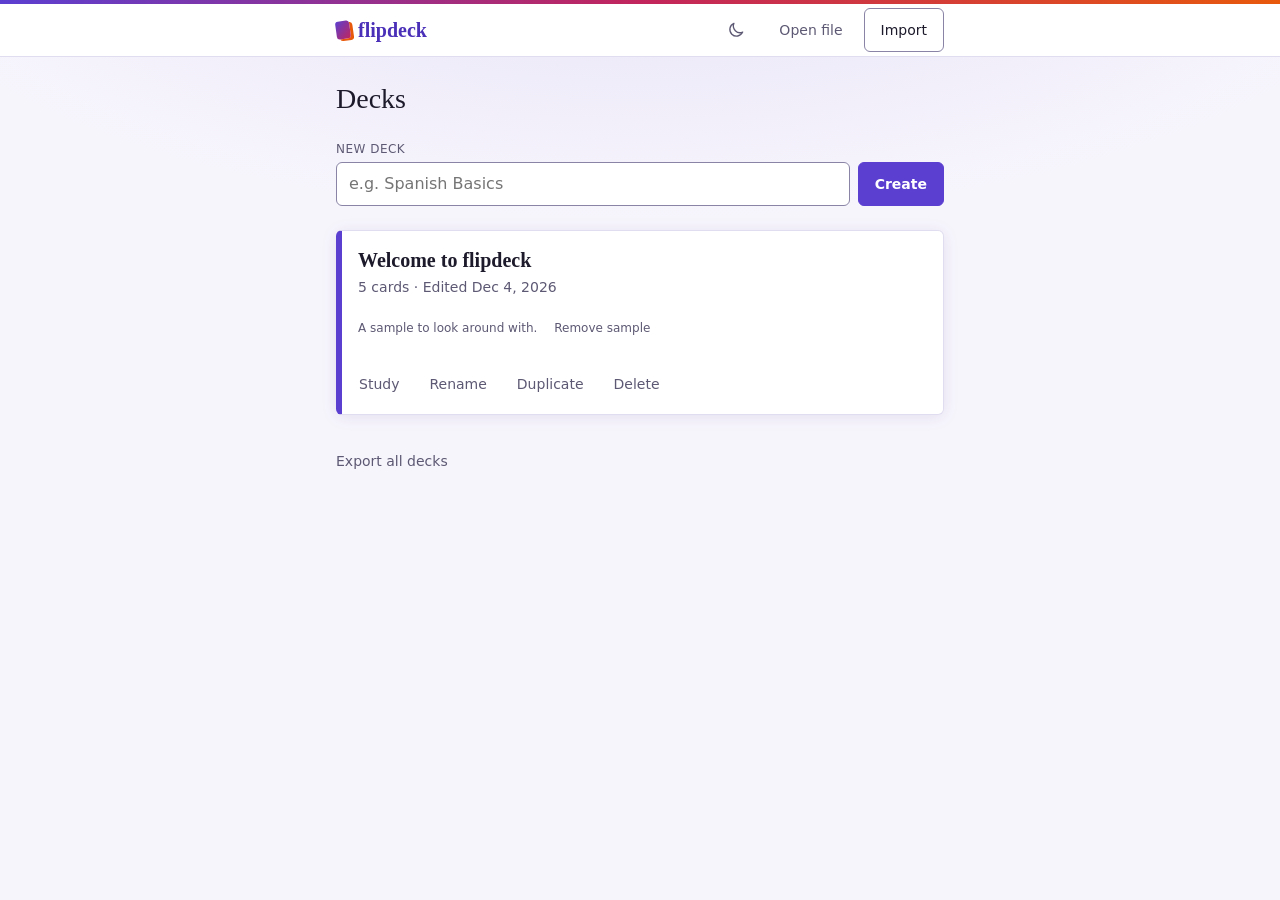
<file: index.html>
<!doctype html>
<html lang="en">
<head>
<meta charset="utf-8">
<meta name="viewport" content="width=device-width, initial-scale=1, viewport-fit=cover">
<meta name="color-scheme" content="light dark">
<meta name="description" content="Private flashcards that stay in your browser.">
<title>flipdeck</title>
<link rel="icon" href="data:image/svg+xml,%3Csvg xmlns='http://www.w3.org/2000/svg' viewBox='0 0 8 8'%3E%3Crect x='1.5' y='1' width='5' height='6' rx='1' fill='none' stroke='%23888'/%3E%3C/svg%3E">
<script>try{var t=localStorage.getItem('flipdeck:theme');if(t==='dark'||t==='light')document.documentElement.dataset.theme=t}catch(e){}</script>
<link rel="stylesheet" href="styles.css">
<link rel="stylesheet" href="print.css" media="print">
</head>
<body>
<a class="skip" href="#main">Skip to content</a>

<header class="chrome top">
  <div class="wrap row">
    <a class="brand" href="#/">flipdeck</a>
    <span class="grow"></span>
    <button type="button" class="btn quiet icon" id="theme"></button>
    <button type="button" class="btn quiet" id="open-ro"title="Open a file and study it without saving">Open file</button>
    <button type="button" class="btn" id="import">Import</button>
  </div>
</header>

<div id="notice" class="chrome wrap" role="region" aria-label="Messages"></div>
<main id="main" class="chrome wrap" tabindex="-1">
  <noscript><p>flipdeck needs JavaScript.</p></noscript>
</main>
<footer class="chrome wrap"><p id="visitors" class="muted" hidden><span id="visitor-count"></span> visitors</p></footer>

<div id="print" aria-hidden="true"></div>
<div id="live" class="sr" aria-live="polite"></div>
<div id="drop" hidden><p>Drop a .json or .md file to import</p></div>
<input type="file" id="file" accept=".json,.md,.markdown,.txt,application/json,text/markdown,text/plain" multiple hidden>

<script type="module" src="js/app.js"></script>
<script data-goatcounter="https://yvj.goatcounter.com/count" async src="https://gc.zgo.at/count.js"></script>
</body>
</html>
</file>
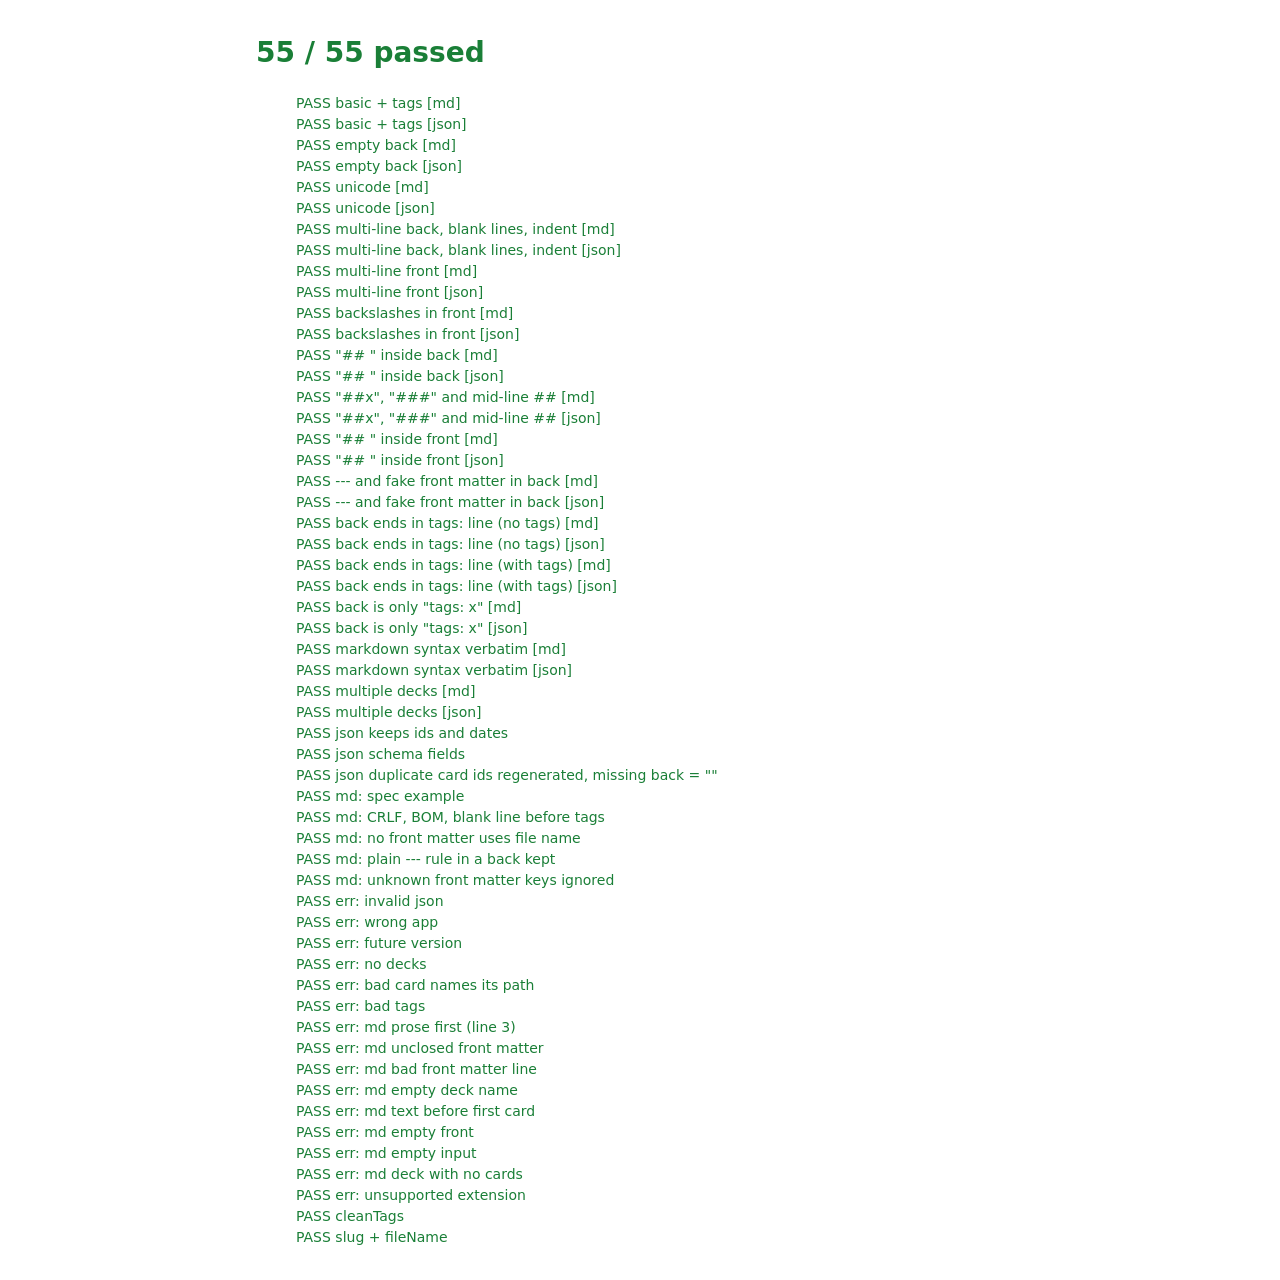
<file: tests/formats.test.html>
<!doctype html>
<meta charset="utf-8">
<title>flipdeck format tests</title>
<style>body{font:14px/1.5 system-ui,sans-serif;max-width:48rem;margin:2rem auto;padding:0 1rem}.ok{color:#1a7f37}.fail{color:#b00020}li{list-style:none}pre{margin:0 0 .5rem 1rem}</style>
<h1 id="sum">Running…</h1>
<ul id="out"></ul>
<script type="module">
  import * as F from '../js/formats.js';
  import { run } from './formats.test.js';
  const res = run(F), n = res.filter((r) => !r.ok).length;
  const s = document.getElementById('sum');
  s.textContent = `${res.length - n} / ${res.length} passed`;
  s.className = n ? 'fail' : 'ok';
  document.title = (n ? 'FAIL ' : 'PASS ') + s.textContent;
  for (const r of res) {
    const li = document.createElement('li');
    li.className = r.ok ? 'ok' : 'fail';
    li.textContent = (r.ok ? 'PASS  ' : 'FAIL  ') + r.name;
    if (!r.ok) { const p = document.createElement('pre'); p.textContent = r.err; li.append(p); }
    out.append(li);
  }
</script>
</file>
<file: styles.css>
/* ===== Theme: change the look of the whole app here ===== */
:root {
  --bg: #f7f5fc;
  --surface: #fff;
  --fg: #1d1a2b;
  --muted: #5d5974;
  --line: #e1ddf0;      /* hairlines */
  --field: #8a84a6;     /* control borders (3:1 against bg) */
  --accent: #5b3fd1;    /* primary buttons, focus, links */
  --accent-ink: #4a2fb8; /* accent as text on soft tints */
  --accent-soft: #ece8fb;
  --on-accent: #fff;
  --hot: #e8590c;       /* decoration only, never text */
  --good: #16794a; --on-good: #fff;
  --again: #b45309; --again-soft: #fdf0dc; --again-ink: #8a3f06;
  --back-bg: #f1eefc;
  --glow: rgb(91 63 209 / .10);
  --c1: #5b3fd1; --c2: #0e8f8a; --c3: #d9480f; --c4: #c2255c; --c5: #2f9e44; /* deck stripes */
  --shadow: 0 2px 16px rgb(60 40 140 / .10);
  --s1: .25rem; --s2: .5rem; --s3: .75rem; --s4: 1rem; --s5: 1.5rem; --s6: 2.5rem; --s7: 4rem;
  --tap: 44px; --radius: 6px; --maxw: 40rem; --flip: .3s;
  --serif: ui-serif, Georgia, "Iowan Old Style", serif;
  --sans: system-ui, -apple-system, "Segoe UI", sans-serif;
  --fs-xs: .75rem; --fs-ui: .875rem; --fs-body: 1rem; --fs-lead: 1.25rem; --fs-h1: 1.75rem;
  --fs-card: clamp(1.5rem, 1.1rem + 2vw, 2.25rem);
}
:root[data-theme="light"] { color-scheme: light; }
/* Dark palette: used when the OS prefers dark (unless the toggle forced light) or when the toggle forced dark. */
@media (prefers-color-scheme: dark) {
  :root:not([data-theme="light"]) {
    color-scheme: dark;
    --bg: #14121d; --surface: #1e1b2c; --fg: #f0eef9; --muted: #aca8c4;
    --line: #322e47; --field: #7a7599; --accent: #a995ff; --accent-ink: #c4b8ff; --accent-soft: #2b2547; --on-accent: #14121d;
    --hot: #ff8a4c; --good: #5fd68f; --on-good: #0f2a1a;
    --again: #f2b45c; --again-soft: #3a2b14; --again-ink: #f6c887;
    --back-bg: #26213d; --glow: rgb(169 149 255 / .14);
    --c1: #a995ff; --c2: #4fd1c5; --c3: #ff9566; --c4: #ff7aa8; --c5: #7ddb8a;
    --shadow: 0 2px 16px rgb(0 0 0 / .45);
  }
}
:root[data-theme="dark"] {
  color-scheme: dark;
  --bg: #14121d; --surface: #1e1b2c; --fg: #f0eef9; --muted: #aca8c4;
  --line: #322e47; --field: #7a7599; --accent: #a995ff; --accent-ink: #c4b8ff; --accent-soft: #2b2547; --on-accent: #14121d;
  --hot: #ff8a4c; --good: #5fd68f; --on-good: #0f2a1a;
  --again: #f2b45c; --again-soft: #3a2b14; --again-ink: #f6c887;
  --back-bg: #26213d; --glow: rgb(169 149 255 / .14);
  --c1: #a995ff; --c2: #4fd1c5; --c3: #ff9566; --c4: #ff7aa8; --c5: #7ddb8a;
  --shadow: 0 2px 16px rgb(0 0 0 / .45);
}
*, *::before, *::after { box-sizing: border-box; }
html { -webkit-text-size-adjust: 100%; }
body {
  margin: 0; color: var(--fg); font: var(--fs-ui)/1.5 var(--sans); min-height: 100vh;
  background: radial-gradient(50rem 20rem at 50% -6rem, var(--glow), transparent) no-repeat, var(--bg);
}
h1, h2 { font-weight: 600; line-height: 1.25; margin: 0; }
h1 { font-size: var(--fs-h1); font-family: var(--serif); font-weight: 500; }
h2 { font-size: var(--fs-body); }
p { margin: 0 0 var(--s3); }
a { color: inherit; }
ul { margin: 0; padding: 0; list-style: none; }
:focus-visible { outline: 2px solid var(--accent); outline-offset: 2px; }
main:focus { outline: none; }
.wrap { max-width: var(--maxw); margin-inline: auto; padding-inline: var(--s4); }
.row { display: flex; align-items: center; gap: var(--s2); flex-wrap: wrap; }
.grow { flex: 1; }
.muted { color: var(--muted); }
.sr { position: absolute; width: 1px; height: 1px; overflow: hidden; clip: rect(0 0 0 0); white-space: nowrap; }
.skip { position: absolute; left: var(--s2); top: -4rem; background: var(--bg); padding: var(--s2) var(--s3); z-index: 20; }
.skip:focus { top: var(--s2); }
[hidden] { display: none !important; }
#print { display: none; }
.top {
  border-bottom: 1px solid var(--line);
  background: linear-gradient(90deg, var(--c1), var(--c4), var(--hot)) top / 100% 4px no-repeat, var(--surface);
}
.top .row { min-height: 56px; padding-top: 4px; }
.brand { font: 600 var(--fs-lead)/1 var(--serif); text-decoration: none; padding: var(--s3) 0; color: var(--accent-ink); display: inline-flex; align-items: center; gap: var(--s2); }
.brand::before {
  content: ""; width: 14px; height: 18px; border-radius: 3px; transform: rotate(-8deg);
  background: linear-gradient(135deg, var(--c1), var(--c4)); box-shadow: 3px 2px 0 var(--hot);
}
main { padding-block: var(--s5) var(--s6); }
footer { padding-bottom: var(--s7); font-size: var(--fs-xs); }
main > * + * { margin-top: var(--s5); }
.btn {
  font: inherit; min-height: var(--tap); padding: 0 var(--s4); display: inline-flex; align-items: center; justify-content: center;
  gap: var(--s2); border: 1px solid var(--field); border-radius: var(--radius); background: transparent;
  color: var(--fg); cursor: pointer; text-decoration: none; white-space: nowrap;
}
.btn:hover { border-color: var(--accent); color: var(--accent-ink); background: var(--accent-soft); }
.btn.primary { background: var(--accent); color: var(--on-accent); border-color: var(--accent); font-weight: 600; }
.btn.primary:hover { background: var(--accent); color: var(--on-accent); filter: brightness(1.12); }
.btn.good { background: var(--good); color: var(--on-good); border-color: var(--good); font-weight: 600; }
.btn.good:hover { background: var(--good); color: var(--on-good); border-color: var(--good); filter: brightness(1.12); }
.btn.again { background: var(--again-soft); color: var(--again-ink); border-color: var(--again); font-weight: 600; }
.btn.again:hover { background: var(--again-soft); color: var(--again-ink); border-color: var(--again); filter: brightness(.95); }
.btn.quiet { border-color: transparent; color: var(--muted); padding: 0 var(--s3); }
.btn.quiet:hover { color: var(--accent-ink); border-color: transparent; }
.btn[aria-pressed="true"] { border-color: var(--accent); color: var(--accent); }
.btn.icon { padding: 0; min-width: var(--tap); }
.btn[disabled] { opacity: .4; cursor: default; }
.btn svg { width: 20px; height: 20px; }
label { display: block; font-size: var(--fs-xs); letter-spacing: .04em; text-transform: uppercase; color: var(--muted); margin-bottom: var(--s1); }
input, textarea, select {
  font: inherit; font-size: 1rem; /* 16px stops iOS zoom-on-focus */ width: 100%; padding: var(--s2) var(--s3);
  background: var(--surface); color: var(--fg); border: 1px solid var(--field); border-radius: var(--radius);
}
input, select { min-height: var(--tap); }
textarea { resize: vertical; line-height: 1.45; font-family: var(--serif); }
select { width: auto; max-width: 100%; }
.inl { display: inline-flex; align-items: center; gap: var(--s2); flex-wrap: wrap; }
.err { color: var(--fg); border-left: 3px solid var(--again); padding-left: var(--s3); margin: var(--s2) 0; }
.hint { color: var(--muted); font-size: var(--fs-xs); }
#notice > * { margin-top: var(--s4); }
.note { border: 1px solid var(--line); border-left: 4px solid var(--accent); border-radius: var(--radius); padding: var(--s3) var(--s4); background: var(--surface); }
.note.warn { border-color: var(--again); background: var(--again-soft); }
.panel h2 { margin-bottom: var(--s3); }
.panel li { padding: var(--s2) 0; border-top: 1px solid var(--line); display: flex; gap: var(--s3); align-items: center; flex-wrap: wrap; }
.panel li span:first-child { flex: 1 1 10rem; font-family: var(--serif); font-size: var(--fs-lead); }
.panel .row { margin-top: var(--s3); }
#drop { position: fixed; inset: var(--s3); z-index: 30; display: grid; place-items: center; border: 2px dashed var(--accent);
  border-radius: var(--radius); background: color-mix(in srgb, var(--bg) 88%, transparent); font-family: var(--serif); font-size: var(--fs-lead); }
.new-deck { display: flex; gap: var(--s2); align-items: flex-end; }
.new-deck > div { flex: 1; }
.decks { display: grid; gap: var(--s3); }
.decks li {
  --c: var(--c1); padding: var(--s4) var(--s4) var(--s2); background: var(--surface);
  border: 1px solid var(--line); border-left: 6px solid var(--c); border-radius: var(--radius); box-shadow: var(--shadow);
}
.decks li:nth-child(5n+2) { --c: var(--c2); }
.decks li:nth-child(5n+3) { --c: var(--c3); }
.decks li:nth-child(5n+4) { --c: var(--c4); }
.decks li:nth-child(5n+5) { --c: var(--c5); }
.deck-name { font: 600 var(--fs-lead)/1.3 var(--serif); text-decoration: none; overflow-wrap: anywhere; }
.deck-name:hover { color: var(--accent-ink); text-decoration: underline; }
.deck-meta { color: var(--muted); margin: var(--s1) 0 var(--s2); }
.acts { display: flex; flex-wrap: wrap; gap: var(--s1); margin-inline: calc(var(--s3) * -1); }
.rename { display: flex; gap: var(--s2); }
.empty { color: var(--muted); font-family: var(--serif); font-size: var(--fs-lead); padding: var(--s6) 0; text-align: center; }
details.export summary { cursor: pointer; min-height: var(--tap); display: inline-flex; align-items: center; color: var(--muted); }
details.export[open] summary { color: var(--fg); }
details.export .row { padding: var(--s2) 0; }
details.export label { display: inline; margin: 0; text-transform: none; letter-spacing: 0; font-size: var(--fs-ui); }
.crumb { display: inline-flex; align-items: center; min-height: var(--tap); color: var(--muted); text-decoration: none; margin-left: calc(var(--s2) * -1); padding-left: var(--s2); }
.crumb:hover { color: var(--fg); }
.head > * + * { margin-top: var(--s2); }
.form { display: grid; gap: var(--s3); padding: var(--s4); border: 1px solid var(--line); border-radius: var(--radius); background: var(--surface); }
.cards { display: grid; gap: var(--s3); }
.cards > li {
  padding: var(--s3) var(--s4); background: var(--surface); border: 1px solid var(--line);
  border-left: 4px solid var(--accent); border-radius: var(--radius);
}
.cfront { font: var(--fs-lead)/1.35 var(--serif); overflow-wrap: anywhere; }
.cback { color: var(--muted); font-family: var(--serif); margin-top: var(--s1); overflow-wrap: anywhere; }
.tags { display: flex; flex-wrap: wrap; gap: var(--s1); margin-top: var(--s2); }
.tags span { background: var(--accent-soft); border-radius: 99px; padding: 0 var(--s3); font-size: var(--fs-xs); font-weight: 600; color: var(--accent-ink); }
.cards .acts { margin-top: var(--s2); }
code { font-family: ui-monospace, "SF Mono", Menlo, Consolas, monospace; font-size: .88em; padding: 0 .25em; background: var(--accent-soft); color: var(--accent-ink); border-radius: 3px; }
.study-top { display: flex; align-items: center; justify-content: space-between; gap: var(--s3); }
.progress { font-variant-numeric: tabular-nums; color: var(--muted); }
.study-opts { display: flex; gap: var(--s2); flex-wrap: wrap; align-items: center; }
.stage { perspective: 1200px; }
.card {
  appearance: none; display: block; position: relative; width: 100%; height: clamp(16rem, 52vh, 26rem); padding: 0; border: 0;
  background: none; color: inherit; font: inherit; text-align: center; cursor: pointer; touch-action: pan-y; -webkit-tap-highlight-color: transparent;
}
.inner { position: absolute; inset: 0; display: block; transform-style: preserve-3d; transition: transform var(--flip) ease; }
.card.flipped .inner { transform: rotateY(180deg); }
.face {
  position: absolute; inset: 0; display: flex; padding: var(--s5); overflow: auto;
  backface-visibility: hidden; -webkit-backface-visibility: hidden;
  background: var(--surface); border: 1px solid var(--line); border-top: 5px solid var(--accent); border-radius: var(--radius); box-shadow: var(--shadow);
  font: var(--fs-card)/1.35 var(--serif);
}
.face.back { transform: rotateY(180deg); background: var(--back-bg); border-top-color: var(--hot); }
.face::before { content: attr(data-l); position: absolute; top: var(--s3); left: var(--s4); font: var(--fs-xs)/1 var(--sans); letter-spacing: .08em; text-transform: uppercase; color: var(--muted); }
.txt { margin: auto; max-width: 100%; overflow-wrap: anywhere; }
.keys { text-align: center; color: var(--muted); font-size: var(--fs-xs); }
.actions { display: grid; grid-template-columns: var(--tap) 1fr 1fr var(--tap); gap: var(--s2); margin-top: var(--s4); }
.summary { text-align: center; padding: var(--s6) 0; }
.summary h2 { font: 600 var(--fs-h1)/1.2 var(--serif); margin-bottom: var(--s3); color: var(--accent-ink); }
.summary .row { justify-content: center; margin-top: var(--s5); }
@media (max-width: 639px) {
  .actions {
    position: fixed; inset: auto 0 0 0; z-index: 10; margin: 0; background: var(--bg); border-top: 1px solid var(--line);
    padding: var(--s2) var(--s4) calc(var(--s2) + env(safe-area-inset-bottom));
  }
  main.has-bar { padding-bottom: calc(var(--s7) + var(--s5)); }
  .keys { display: none; }
}
@media (prefers-reduced-motion: reduce) {
  *, *::before, *::after { transition-duration: .01ms !important; animation-duration: .01ms !important; scroll-behavior: auto !important; }
}
</file>
<file: print.css>
/* Print / "Save as PDF". The app chrome is hidden; #print is filled by js/app.js. */
@page { margin: 12mm; }
html, body { background: #fff !important; }
.chrome, #drop, #live, .skip { display: none !important; }
#print { display: block !important; }
#print, #print * { color: #000 !important; background: transparent !important; box-shadow: none !important; }
#print { font: 11pt/1.4 ui-serif, Georgia, "Iowan Old Style", serif; }
#print code { font-family: ui-monospace, Consolas, monospace; font-size: .9em; }
.pdeck + .pdeck { break-before: page; }
.pdeck h1 { font: 500 18pt/1.2 ui-serif, Georgia, serif; margin: 0 0 6mm; }
.plist { width: 100%; border-collapse: collapse; table-layout: fixed; }
.plist th { text-align: left; font: 8pt system-ui, sans-serif; letter-spacing: .08em; text-transform: uppercase; padding: 0 3mm 2mm 0; border-bottom: .5pt solid #000; }
.plist td { vertical-align: top; padding: 3mm 3mm 3mm 0; border-bottom: .25pt solid #aaa; overflow-wrap: anywhere; }
.plist tr { break-inside: avoid; }
.plist .t { font: 8pt system-ui, sans-serif; margin-top: 1mm; }
/* cut-out cards: sheet of fronts, then mirrored sheet of backs (duplex, long edge) */
.sheet { display: grid; grid-template-columns: 1fr 1fr; grid-auto-rows: 62mm; break-after: page; }
.sheet:last-child { break-after: auto; }
.pc { display: flex; align-items: center; justify-content: center; text-align: center; padding: 6mm; overflow: hidden;
  border: .5pt dashed #666; margin: -.25pt; font-size: 14pt; overflow-wrap: anywhere; }
.pc.blank { border-color: transparent; }
</file>
